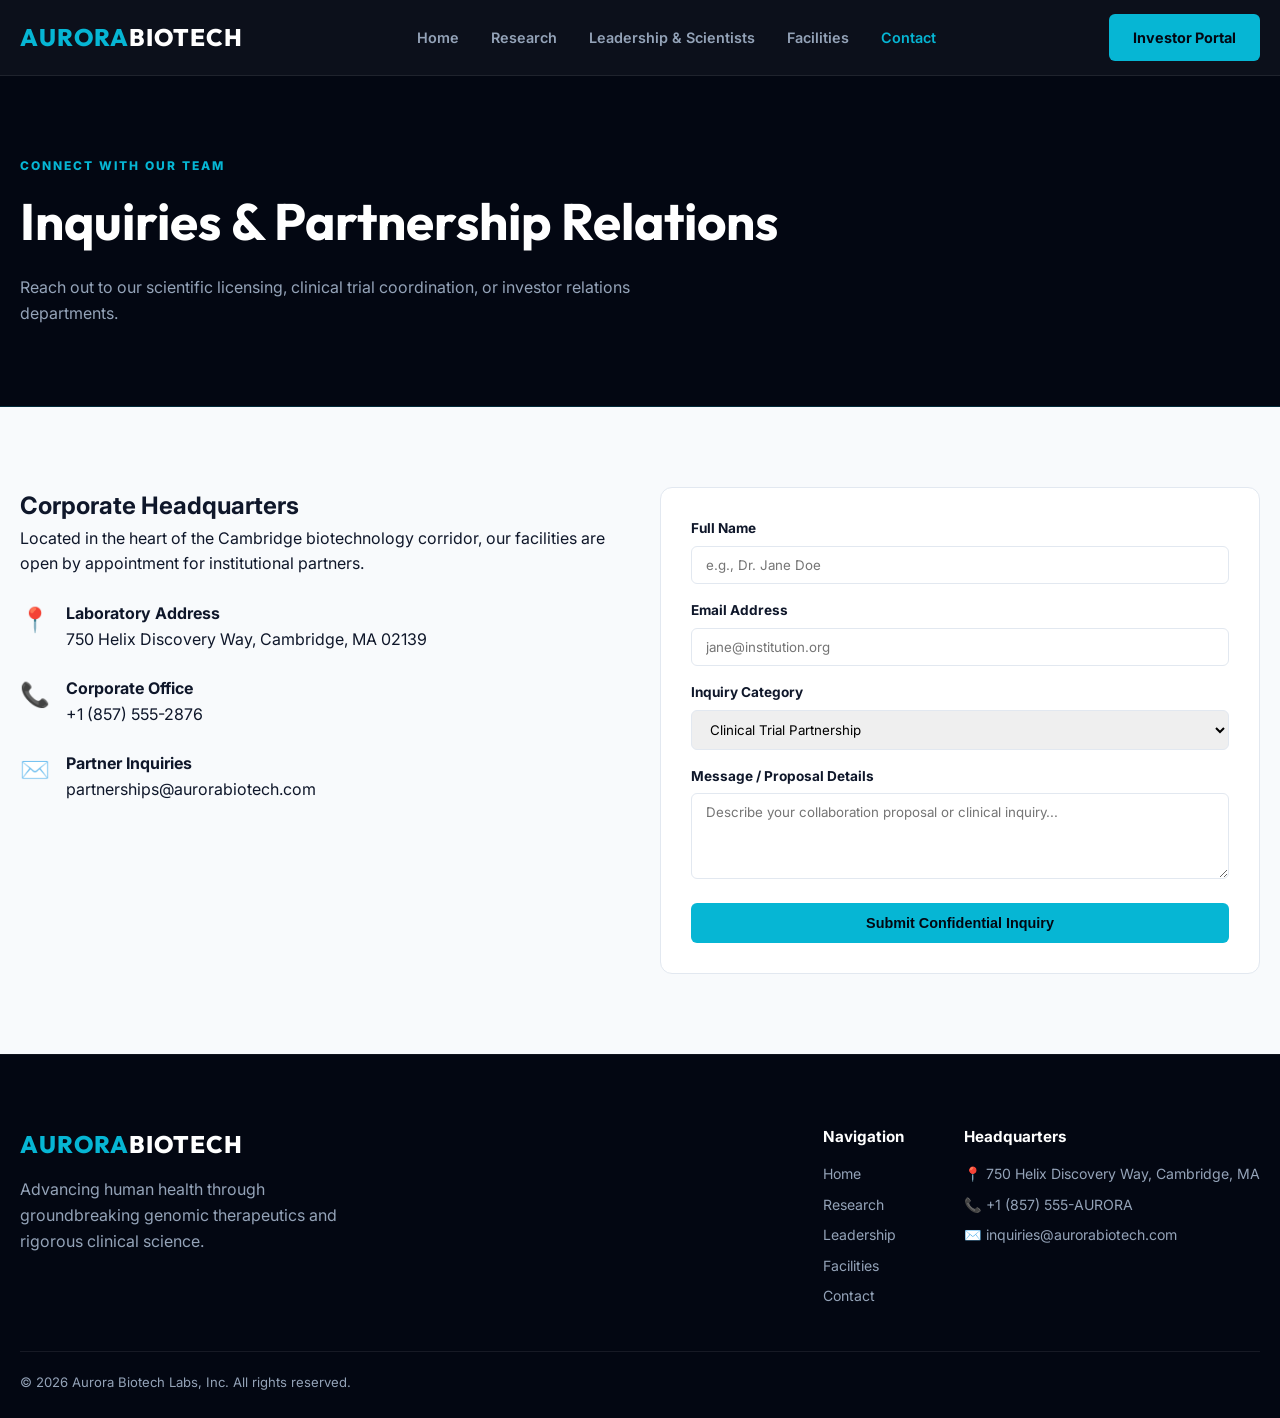
<file: contact.html>
<!DOCTYPE html>
<html lang="en">
<head>
    <meta charset="UTF-8">
    <meta name="viewport" content="width=device-width, initial-scale=1.0">
    <title>Contact Us | Aurora Biotech Labs</title>
    <link rel="preconnect" href="https://fonts.googleapis.com">
    <link rel="preconnect" href="https://fonts.gstatic.com" crossorigin>
    <link href="https://fonts.googleapis.com/css2?family=Inter:wght@400;500;600;700;800&family=Outfit:wght@500;600;700;800&display=swap" rel="stylesheet">
    <link rel="stylesheet" href="style.css">
</head>
<body>
    <header class="nav-header">
        <div class="nav-container">
            <a href="index.html" class="logo">
                <span class="logo-accent">AURORA</span>BIOTECH
            </a>
            <nav class="nav-links" id="navLinks">
                <a href="index.html">Home</a>
                <a href="research.html">Research</a>
                <a href="team.html">Leadership & Scientists</a>
                <a href="facilities.html">Facilities</a>
                <a href="contact.html" class="active">Contact</a>
            </nav>
            <div class="nav-actions">
                <a href="contact.html" class="btn btn-primary desktop-only">Investor Portal</a>
                <button class="mobile-toggle" id="mobileToggle" onclick="toggleMenu()" aria-label="Toggle menu">
                    <span></span><span></span><span></span>
                </button>
            </div>
        </div>
    </header>

    <div class="page-banner">
        <div class="banner-container">
            <span class="section-tag">CONNECT WITH OUR TEAM</span>
            <h1>Inquiries & Partnership Relations</h1>
            <p>Reach out to our scientific licensing, clinical trial coordination, or investor relations departments.</p>
        </div>
    </div>

    <section class="contact-section">
        <div class="section-container">
            <div class="contact-grid">
                <div class="contact-info">
                    <h2>Corporate Headquarters</h2>
                    <p>Located in the heart of the Cambridge biotechnology corridor, our facilities are open by appointment for institutional partners.</p>
                    
                    <div class="info-item">
                        <span class="icon">📍</span>
                        <div>
                            <strong>Laboratory Address</strong>
                            <p>750 Helix Discovery Way, Cambridge, MA 02139</p>
                        </div>
                    </div>

                    <div class="info-item">
                        <span class="icon">📞</span>
                        <div>
                            <strong>Corporate Office</strong>
                            <p>+1 (857) 555-2876</p>
                        </div>
                    </div>

                    <div class="info-item">
                        <span class="icon">✉️</span>
                        <div>
                            <strong>Partner Inquiries</strong>
                            <p>partnerships@aurorabiotech.com</p>
                        </div>
                    </div>
                </div>

                <div class="contact-form-wrapper">
                    <form onsubmit="handleContact(event)">
                        <div class="form-group">
                            <label>Full Name</label>
                            <input type="text" required placeholder="e.g., Dr. Jane Doe">
                        </div>
                        <div class="form-group">
                            <label>Email Address</label>
                            <input type="email" required placeholder="jane@institution.org">
                        </div>
                        <div class="form-group">
                            <label>Inquiry Category</label>
                            <select>
                                <option>Clinical Trial Partnership</option>
                                <option>Scientific Licensing & IP</option>
                                <option>Investor Relations</option>
                                <option>Media & Press Inquiry</option>
                            </select>
                        </div>
                        <div class="form-group">
                            <label>Message / Proposal Details</label>
                            <textarea rows="4" required placeholder="Describe your collaboration proposal or clinical inquiry..."></textarea>
                        </div>
                        <button type="submit" class="btn btn-primary btn-full">Submit Confidential Inquiry</button>
                    </form>
                </div>
            </div>
        </div>
    </section>

    <footer class="site-footer">
        <div class="footer-inner">
            <div class="footer-brand">
                <a href="index.html" class="logo"><span class="logo-accent">AURORA</span>BIOTECH</a>
                <p>Advancing human health through groundbreaking genomic therapeutics and rigorous clinical science.</p>
            </div>
            <div class="footer-cols">
                <div class="footer-col">
                    <h4>Navigation</h4>
                    <a href="index.html">Home</a>
                    <a href="research.html">Research</a>
                    <a href="team.html">Leadership</a>
                    <a href="facilities.html">Facilities</a>
                    <a href="contact.html">Contact</a>
                </div>
                <div class="footer-col">
                    <h4>Headquarters</h4>
                    <span>📍 750 Helix Discovery Way, Cambridge, MA</span>
                    <span>📞 +1 (857) 555-AURORA</span>
                    <span>✉️ inquiries@aurorabiotech.com</span>
                </div>
            </div>
        </div>
        <div class="footer-bottom">
            <span>&copy; 2026 Aurora Biotech Labs, Inc. All rights reserved.</span>
        </div>
    </footer>

    <script src="script.js"></script>
</body>
</html>
</file>
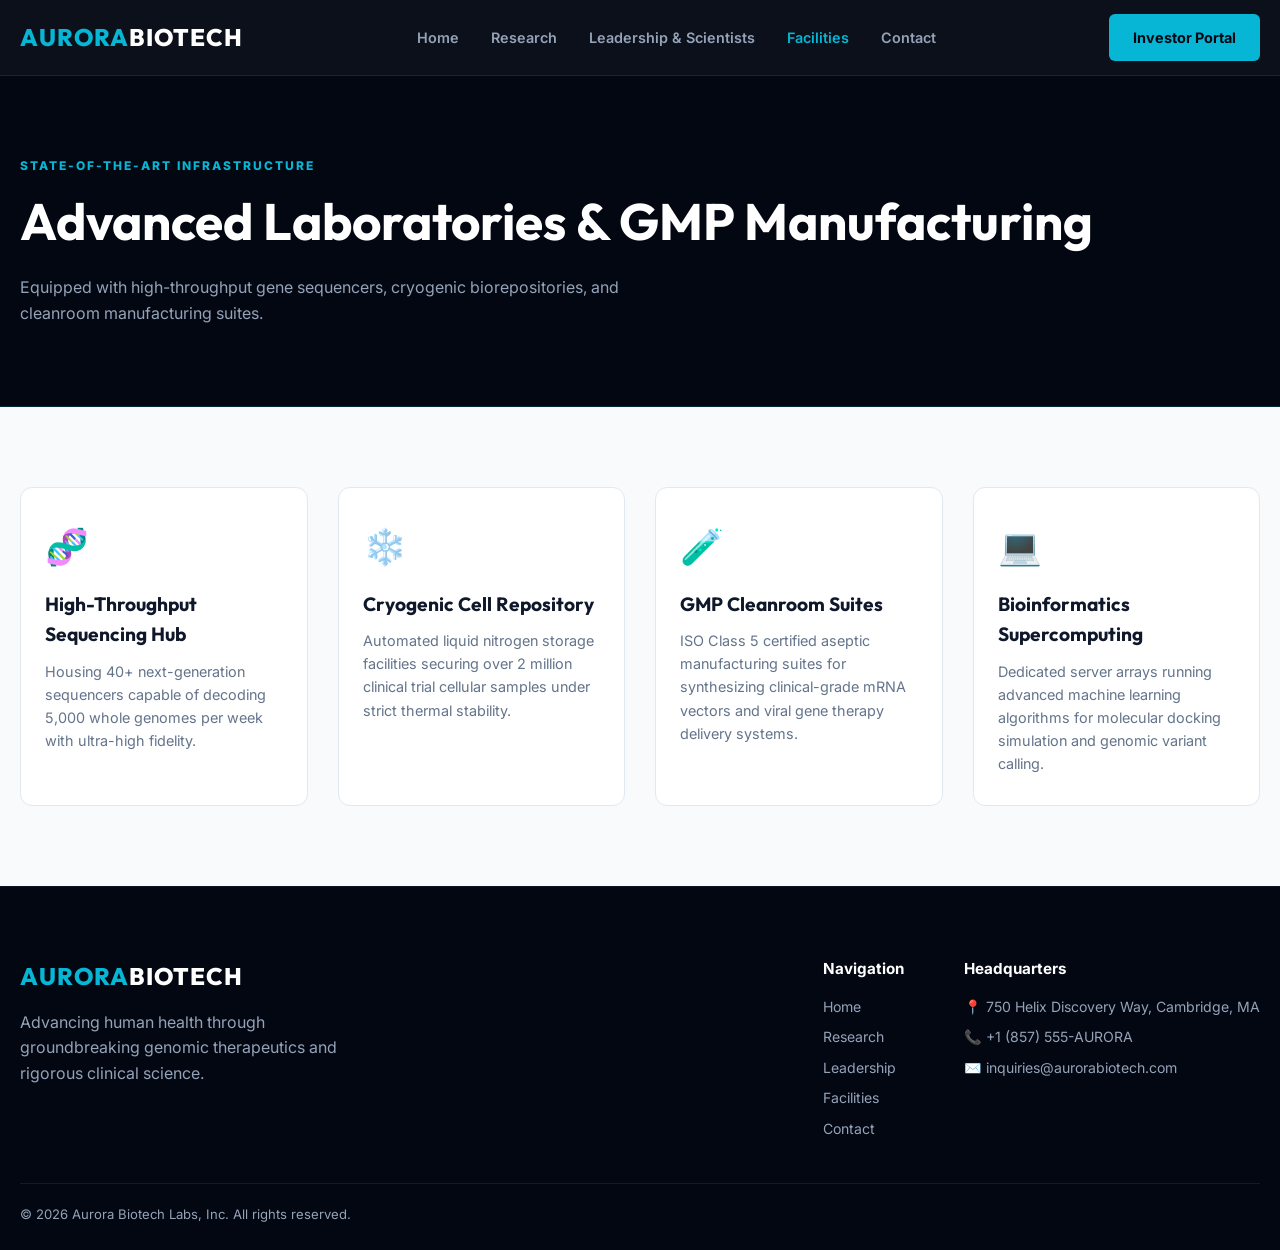
<file: facilities.html>
<!DOCTYPE html>
<html lang="en">
<head>
    <meta charset="UTF-8">
    <meta name="viewport" content="width=device-width, initial-scale=1.0">
    <title>Laboratories & Facilities | Aurora Biotech Labs</title>
    <link rel="preconnect" href="https://fonts.googleapis.com">
    <link rel="preconnect" href="https://fonts.gstatic.com" crossorigin>
    <link href="https://fonts.googleapis.com/css2?family=Inter:wght@400;500;600;700;800&family=Outfit:wght@500;600;700;800&display=swap" rel="stylesheet">
    <link rel="stylesheet" href="style.css">
</head>
<body>
    <header class="nav-header">
        <div class="nav-container">
            <a href="index.html" class="logo">
                <span class="logo-accent">AURORA</span>BIOTECH
            </a>
            <nav class="nav-links" id="navLinks">
                <a href="index.html">Home</a>
                <a href="research.html">Research</a>
                <a href="team.html">Leadership & Scientists</a>
                <a href="facilities.html" class="active">Facilities</a>
                <a href="contact.html">Contact</a>
            </nav>
            <div class="nav-actions">
                <a href="contact.html" class="btn btn-primary desktop-only">Investor Portal</a>
                <button class="mobile-toggle" id="mobileToggle" onclick="toggleMenu()" aria-label="Toggle menu">
                    <span></span><span></span><span></span>
                </button>
            </div>
        </div>
    </header>

    <div class="page-banner">
        <div class="banner-container">
            <span class="section-tag">STATE-OF-THE-ART INFRASTRUCTURE</span>
            <h1>Advanced Laboratories & GMP Manufacturing</h1>
            <p>Equipped with high-throughput gene sequencers, cryogenic biorepositories, and cleanroom manufacturing suites.</p>
        </div>
    </div>

    <section class="facilities-section">
        <div class="section-container">
            <div class="facilities-grid">
                <div class="facility-card">
                    <div class="facility-icon">🧬</div>
                    <h3>High-Throughput Sequencing Hub</h3>
                    <p>Housing 40+ next-generation sequencers capable of decoding 5,000 whole genomes per week with ultra-high fidelity.</p>
                </div>

                <div class="facility-card">
                    <div class="facility-icon">❄️</div>
                    <h3>Cryogenic Cell Repository</h3>
                    <p>Automated liquid nitrogen storage facilities securing over 2 million clinical trial cellular samples under strict thermal stability.</p>
                </div>

                <div class="facility-card">
                    <div class="facility-icon">🧪</div>
                    <h3>GMP Cleanroom Suites</h3>
                    <p>ISO Class 5 certified aseptic manufacturing suites for synthesizing clinical-grade mRNA vectors and viral gene therapy delivery systems.</p>
                </div>

                <div class="facility-card">
                    <div class="facility-icon">💻</div>
                    <h3>Bioinformatics Supercomputing</h3>
                    <p>Dedicated server arrays running advanced machine learning algorithms for molecular docking simulation and genomic variant calling.</p>
                </div>
            </div>
        </div>
    </section>

    <footer class="site-footer">
        <div class="footer-inner">
            <div class="footer-brand">
                <a href="index.html" class="logo"><span class="logo-accent">AURORA</span>BIOTECH</a>
                <p>Advancing human health through groundbreaking genomic therapeutics and rigorous clinical science.</p>
            </div>
            <div class="footer-cols">
                <div class="footer-col">
                    <h4>Navigation</h4>
                    <a href="index.html">Home</a>
                    <a href="research.html">Research</a>
                    <a href="team.html">Leadership</a>
                    <a href="facilities.html">Facilities</a>
                    <a href="contact.html">Contact</a>
                </div>
                <div class="footer-col">
                    <h4>Headquarters</h4>
                    <span>📍 750 Helix Discovery Way, Cambridge, MA</span>
                    <span>📞 +1 (857) 555-AURORA</span>
                    <span>✉️ inquiries@aurorabiotech.com</span>
                </div>
            </div>
        </div>
        <div class="footer-bottom">
            <span>&copy; 2026 Aurora Biotech Labs, Inc. All rights reserved.</span>
        </div>
    </footer>

    <script src="script.js"></script>
</body>
</html>
</file>
<file: style.css>
*, *::before, *::after { margin: 0; padding: 0; box-sizing: border-box; }

:root {
    --bg-dark: #030712;
    --bg-card: #0f172a;
    --bg-light: #f8fafc;
    --accent-teal: #06b6d4;
    --accent-teal-hover: #0891b2;
    --text-main: #0f172a;
    --text-muted: #64748b;
    --text-white: #ffffff;
    --border-color: #e2e8f0;
    --radius-sm: 6px;
    --radius-md: 12px;
    --font-heading: 'Outfit', sans-serif;
    --font-body: 'Inter', sans-serif;
    --transition: all 0.35s cubic-bezier(0.4, 0, 0.2, 1);
}

html { scroll-behavior: smooth; font-size: 16px; width: 100%; overflow-x: hidden; }
body { background-color: var(--bg-light); color: var(--text-main); font-family: var(--font-body); line-height: 1.6; width: 100%; overflow-x: hidden; }

.top-bar { background: var(--bg-dark); color: #cbd5e1; font-size: clamp(0.72rem, 1.4vw, 0.82rem); padding: 8px 16px; display: flex; justify-content: space-between; align-items: center; border-bottom: 1px solid rgba(6, 182, 212, 0.3); }
.top-link { color: var(--accent-teal); text-decoration: none; font-weight: 600; }

.nav-header { position: sticky; top: 0; z-index: 1000; background: rgba(3, 7, 18, 0.96); backdrop-filter: blur(12px); border-bottom: 1px solid rgba(255, 255, 255, 0.08); }
.nav-container { max-width: 1280px; margin: 0 auto; padding: 14px 20px; display: flex; justify-content: space-between; align-items: center; }
.logo { font-family: var(--font-heading); font-size: clamp(1.2rem, 3vw, 1.5rem); font-weight: 800; letter-spacing: 1px; color: var(--text-white); text-decoration: none; }
.logo-accent { color: var(--accent-teal); }
.nav-links { display: flex; gap: clamp(16px, 2.5vw, 32px); align-items: center; }
.nav-links a { text-decoration: none; color: #94a3b8; font-weight: 600; font-size: 0.9rem; transition: var(--transition); }
.nav-links a:hover, .nav-links a.active { color: var(--accent-teal); }
.nav-actions { display: flex; align-items: center; gap: 12px; }

.btn { display: inline-flex; align-items: center; justify-content: center; padding: clamp(10px, 2vw, 12px) clamp(18px, 3vw, 24px); border-radius: var(--radius-sm); font-weight: 700; font-size: clamp(0.82rem, 1.4vw, 0.9rem); text-decoration: none; cursor: pointer; transition: var(--transition); border: none; white-space: nowrap; }
.btn-primary { background: var(--accent-teal); color: var(--bg-dark); }
.btn-primary:hover { background: var(--accent-teal-hover); transform: translateY(-2px); }
.btn-outline { background: transparent; border: 1px solid var(--border-color); color: var(--text-main); }
.btn-glass { background: rgba(255, 255, 255, 0.1); backdrop-filter: blur(8px); color: var(--text-white); border: 1px solid rgba(255, 255, 255, 0.25); }
.btn-sm { padding: 6px 14px; font-size: 0.8rem; }
.btn-full { width: 100%; }

.mobile-toggle { display: none; background: none; border: none; cursor: pointer; flex-direction: column; justify-content: space-between; width: 26px; height: 18px; z-index: 1100; }
.mobile-toggle span { width: 100%; height: 2px; background: var(--text-white); transition: var(--transition); }
.mobile-toggle.open span:nth-child(1) { transform: translateY(8px) rotate(45deg); }
.mobile-toggle.open span:nth-child(2) { opacity: 0; }
.mobile-toggle.open span:nth-child(3) { transform: translateY(-8px) rotate(-45deg); }

.hero { position: relative; min-height: clamp(500px, 80vh, 750px); display: flex; align-items: center; color: var(--text-white); padding: clamp(40px, 8vw, 80px) 20px; }
.hero-bg { position: absolute; top: 0; left: 0; width: 100%; height: 100%; z-index: 1; }
.hero-bg img { width: 100%; height: 100%; object-fit: cover; }
.hero-overlay { position: absolute; top: 0; left: 0; width: 100%; height: 100%; background: linear-gradient(90deg, rgba(3, 7, 18, 0.95) 0%, rgba(3, 7, 18, 0.75) 60%, rgba(3, 7, 18, 0.4) 100%); }
.hero-container { position: relative; z-index: 2; max-width: 1280px; margin: 0 auto; width: 100%; }
.hero-badge { display: inline-block; background: rgba(6, 182, 212, 0.15); border: 1px solid var(--accent-teal); color: var(--accent-teal); padding: 4px 12px; border-radius: 50px; font-size: 0.75rem; font-weight: 700; letter-spacing: 1.5px; margin-bottom: 16px; }
.hero h1 { font-family: var(--font-heading); font-size: clamp(2.2rem, 5.5vw, 4rem); font-weight: 800; line-height: 1.15; margin-bottom: 16px; max-width: 750px; }
.gradient-accent { color: var(--accent-teal); }
.hero p { font-size: clamp(0.95rem, 2vw, 1.15rem); color: #94a3b8; max-width: 580px; margin-bottom: 30px; }
.hero-cta-group { display: flex; gap: 14px; margin-bottom: 40px; flex-wrap: wrap; }
.hero-stats { display: flex; align-items: center; gap: clamp(15px, 4vw, 35px); padding-top: 24px; border-top: 1px solid rgba(255, 255, 255, 0.12); max-width: 650px; flex-wrap: wrap; }
.stat-num { font-family: var(--font-heading); font-size: clamp(1.4rem, 3vw, 1.8rem); font-weight: 700; color: var(--accent-teal); display: block; }
.stat-lbl { font-size: 0.8rem; color: #94a3b8; }

.page-banner { background: var(--bg-dark); color: var(--text-white); padding: clamp(50px, 8vw, 80px) 20px; border-bottom: 1px solid rgba(6, 182, 212, 0.2); }
.banner-container { max-width: 1280px; margin: 0 auto; }
.banner-container h1 { font-family: var(--font-heading); font-size: clamp(2rem, 4.5vw, 3.2rem); margin-top: 6px; margin-bottom: 12px; }
.banner-container p { color: #94a3b8; max-width: 650px; }

.section-container { max-width: 1280px; margin: 0 auto; padding: clamp(40px, 8vw, 80px) 20px; width: 100%; }
.section-header { display: flex; justify-content: space-between; align-items: flex-end; margin-bottom: 30px; flex-wrap: wrap; gap: 16px; }
.section-tag { font-size: 0.75rem; font-weight: 800; letter-spacing: 2px; color: var(--accent-teal); display: block; }
.section-header h2 { font-family: var(--font-heading); font-size: clamp(1.6rem, 3.5vw, 2.4rem); }
.view-all-link { color: var(--accent-teal); text-decoration: none; font-weight: 700; }

.filter-bar { display: flex; align-items: center; gap: 16px; margin-bottom: 30px; flex-wrap: wrap; }
.filter-tabs { display: flex; gap: 8px; overflow-x: auto; }
.filter-btn { background: #e2e8f0; border: none; padding: 8px 18px; border-radius: 50px; font-weight: 700; font-size: 0.85rem; cursor: pointer; transition: var(--transition); white-space: nowrap; }
.filter-btn.active { background: var(--bg-dark); color: var(--accent-teal); }

.research-grid { display: grid; grid-template-columns: repeat(auto-fill, minmax(280px, 1fr)); gap: clamp(16px, 3vw, 30px); }
.research-card { background: var(--text-white); border-radius: var(--radius-md); overflow: hidden; border: 1px solid var(--border-color); box-shadow: 0 10px 25px -10px rgba(0,0,0,0.05); transition: var(--transition); position: relative; display: flex; flex-direction: column; }
.research-card:hover { transform: translateY(-6px); box-shadow: 0 20px 35px -15px rgba(0,0,0,0.15); }
.card-badge { position: absolute; top: 12px; left: 12px; background: var(--bg-dark); color: var(--accent-teal); font-size: 0.68rem; font-weight: 800; padding: 4px 8px; border-radius: 4px; z-index: 10; }
.card-img-wrapper { height: clamp(180px, 22vw, 220px); overflow: hidden; }
.card-img-wrapper img { width: 100%; height: 100%; object-fit: cover; transition: transform 0.5s; }
.research-card:hover .card-img-wrapper img { transform: scale(1.06); }
.card-body { padding: 20px; display: flex; flex-direction: column; flex-grow: 1; }
.pipeline-code { font-size: 0.72rem; font-weight: 800; color: var(--accent-teal); letter-spacing: 1px; }
.card-body h3 { font-family: var(--font-heading); font-size: 1.15rem; margin: 6px 0; }
.card-body p { font-size: 0.88rem; color: var(--text-muted); margin-bottom: 16px; }
.card-footer { display: flex; justify-content: space-between; align-items: center; padding-top: 12px; border-top: 1px solid var(--border-color); margin-top: auto; }
.status-val { font-weight: 800; font-size: 0.85rem; color: var(--accent-teal); }

.team-grid { display: grid; grid-template-columns: repeat(auto-fill, minmax(280px, 1fr)); gap: 30px; }
.team-card { background: var(--text-white); border-radius: var(--radius-md); overflow: hidden; border: 1px solid var(--border-color); box-shadow: 0 10px 25px -10px rgba(0,0,0,0.05); transition: var(--transition); }
.team-card:hover { transform: translateY(-6px); box-shadow: 0 20px 35px -15px rgba(0,0,0,0.12); }
.team-img-wrapper { height: 280px; overflow: hidden; }
.team-img-wrapper img { width: 100%; height: 100%; object-fit: cover; }
.team-info { padding: 20px; }
.team-role { font-size: 0.7rem; font-weight: 800; color: var(--accent-teal); letter-spacing: 1px; display: block; }
.team-info h3 { font-family: var(--font-heading); font-size: 1.2rem; margin: 4px 0 2px 0; }
.team-title { font-size: 0.85rem; font-weight: 600; color: var(--text-muted); display: block; margin-bottom: 10px; }
.team-info p { font-size: 0.85rem; color: var(--text-muted); }

.facilities-grid { display: grid; grid-template-columns: repeat(auto-fit, minmax(250px, 1fr)); gap: 30px; }
.facility-card { background: var(--text-white); padding: 30px 24px; border-radius: var(--radius-md); border: 1px solid var(--border-color); }
.facility-icon { font-size: 2.2rem; margin-bottom: 14px; }
.facility-card h3 { font-family: var(--font-heading); font-size: 1.2rem; margin-bottom: 10px; }
.facility-card p { color: var(--text-muted); font-size: 0.9rem; }

.contact-grid { display: grid; grid-template-columns: 1fr 1fr; gap: 40px; }
.info-item { display: flex; gap: 16px; margin-top: 24px; }
.info-item .icon { font-size: 1.5rem; }
.contact-form-wrapper { background: var(--text-white); padding: 30px; border-radius: var(--radius-md); border: 1px solid var(--border-color); }
.form-group { margin-bottom: 16px; }
.form-group label { display: block; font-size: 0.85rem; font-weight: 700; margin-bottom: 6px; }
.form-group input, .form-group select, .form-group textarea { width: 100%; padding: 10px 14px; border-radius: var(--radius-sm); border: 1px solid var(--border-color); font-family: var(--font-body); }

.site-footer { background: var(--bg-dark); color: #94a3b8; padding: clamp(40px, 6vw, 70px) 20px 25px 20px; border-top: 1px solid rgba(255, 255, 255, 0.05); }
.footer-inner { max-width: 1280px; margin: 0 auto 35px auto; display: flex; justify-content: space-between; flex-wrap: wrap; gap: 30px; }
.footer-brand { max-width: 360px; }
.footer-brand .logo { color: var(--text-white); margin-bottom: 14px; display: inline-block; }
.footer-cols { display: flex; gap: clamp(30px, 5vw, 60px); flex-wrap: wrap; }
.footer-col h4 { color: var(--text-white); font-size: 0.95rem; margin-bottom: 14px; }
.footer-col a, .footer-col span { display: block; color: #94a3b8; text-decoration: none; font-size: 0.88rem; margin-bottom: 8px; }
.footer-bottom { max-width: 1280px; margin: 0 auto; padding-top: 20px; border-top: 1px solid rgba(255, 255, 255, 0.08); font-size: 0.82rem; }

.modal-backdrop { display: none; position: fixed; top: 0; left: 0; width: 100vw; height: 100vh; background: rgba(3, 7, 18, 0.88); backdrop-filter: blur(8px); z-index: 2000; align-items: center; justify-content: center; padding: 16px; }
.modal-backdrop.show { display: flex; }
.modal-card { background: var(--text-white); border-radius: var(--radius-md); max-width: 800px; width: 100%; position: relative; overflow: hidden; max-height: 90vh; overflow-y: auto; }
.modal-close { position: absolute; top: 12px; right: 12px; background: rgba(255, 255, 255, 0.9); border: none; width: 34px; height: 34px; border-radius: 50%; font-size: 1.4rem; cursor: pointer; z-index: 10; }
.modal-grid { display: grid; grid-template-columns: 1fr 1fr; }
.modal-img-wrapper img { width: 100%; height: 100%; object-fit: cover; }
.modal-info { padding: 30px; }
.modal-stage-val { font-size: 1.1rem; font-weight: 800; color: var(--accent-teal); margin: 6px 0; }
.modal-text { color: var(--text-muted); font-size: 0.9rem; margin-bottom: 16px; }
.modal-actions { display: flex; gap: 10px; margin-top: 20px; }

@media (max-width: 992px) { .contact-grid, .modal-grid { grid-template-columns: 1fr; } }
@media (max-width: 768px) {
    .top-bar, .desktop-only { display: none; }
    .mobile-toggle { display: flex; }
    .nav-links { position: fixed; top: 60px; left: 0; width: 100%; background: var(--bg-dark); flex-direction: column; padding: 24px; gap: 16px; transform: translateY(-150%); transition: transform 0.35s ease-in-out; z-index: 1050; }
    .nav-links.active { transform: translateY(0); }
    .hero { text-align: center; padding: 50px 16px; min-height: auto; }
    .hero-container { display: flex; flex-direction: column; align-items: center; }
    .hero-cta-group { justify-content: center; width: 100%; }
    .hero-cta-group .btn { width: 100%; max-width: 260px; }
    .hero-stats { justify-content: center; width: 100%; }
}
</file>
